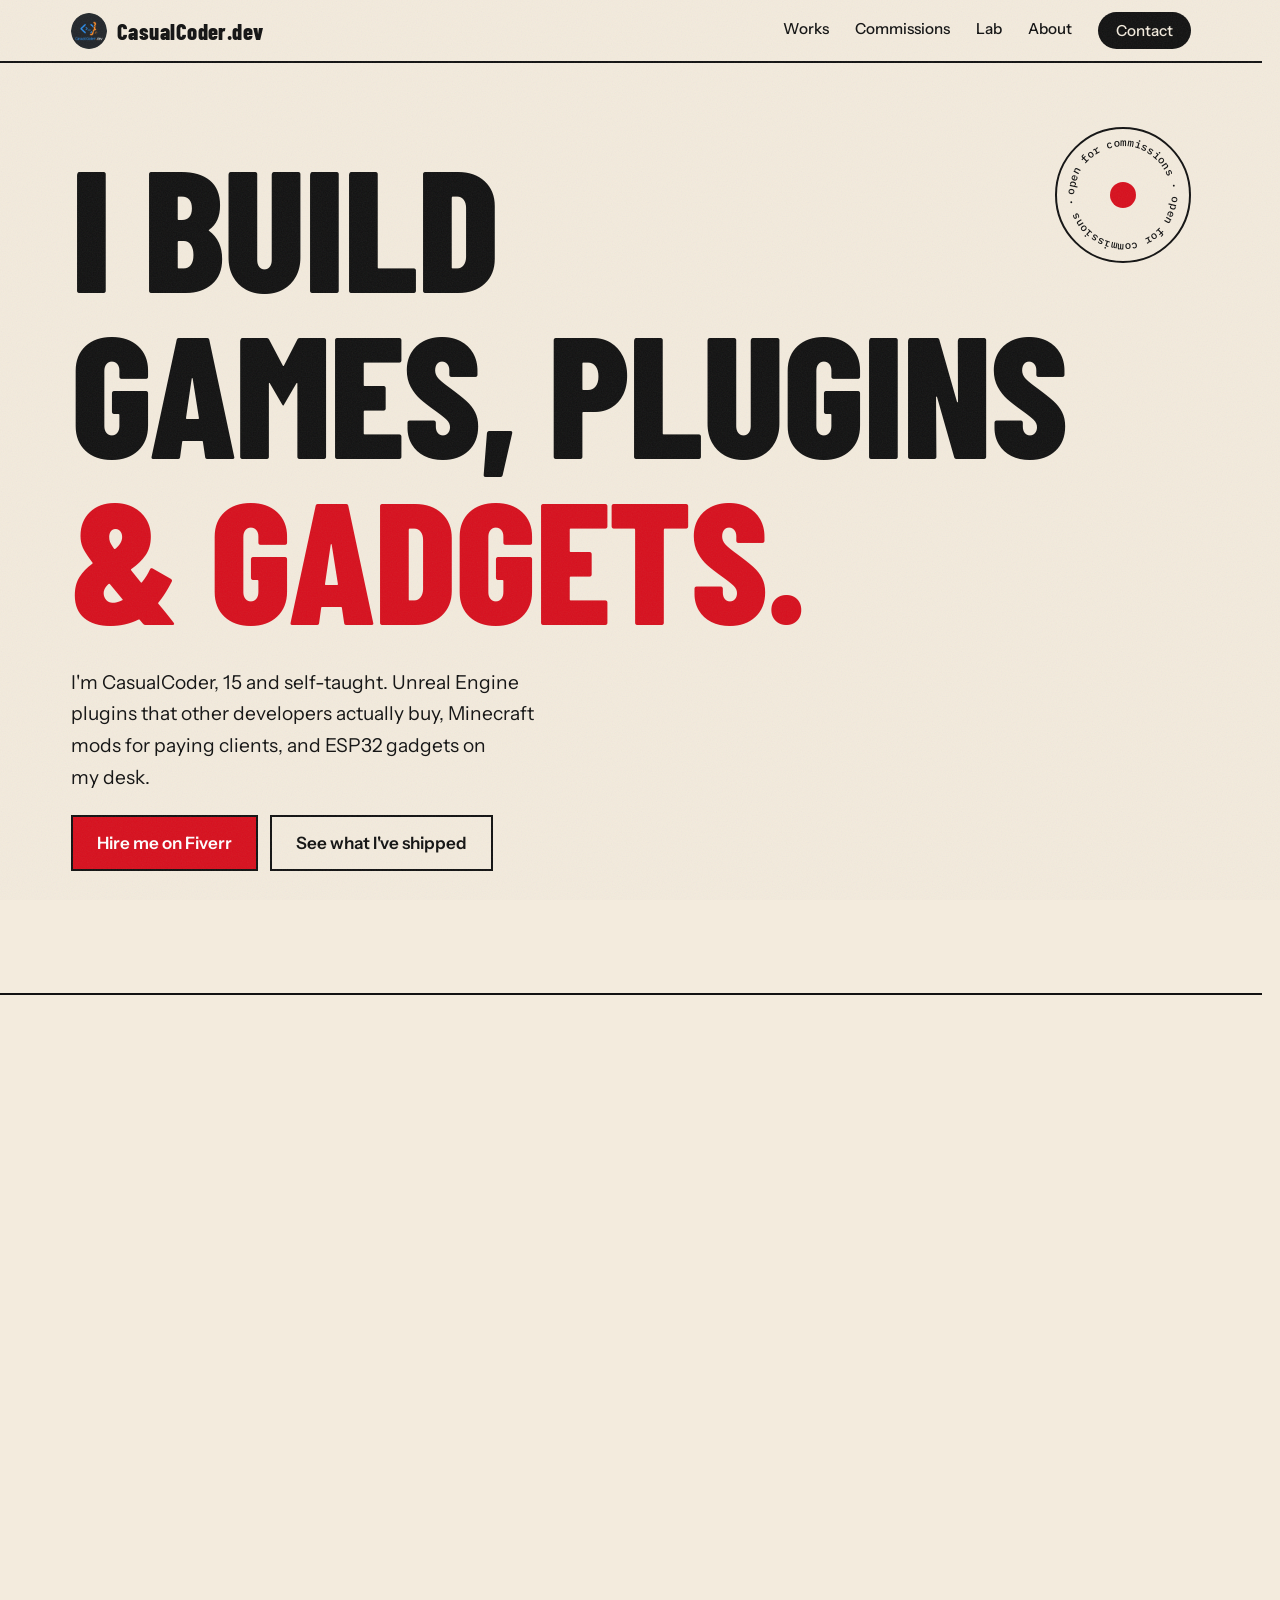
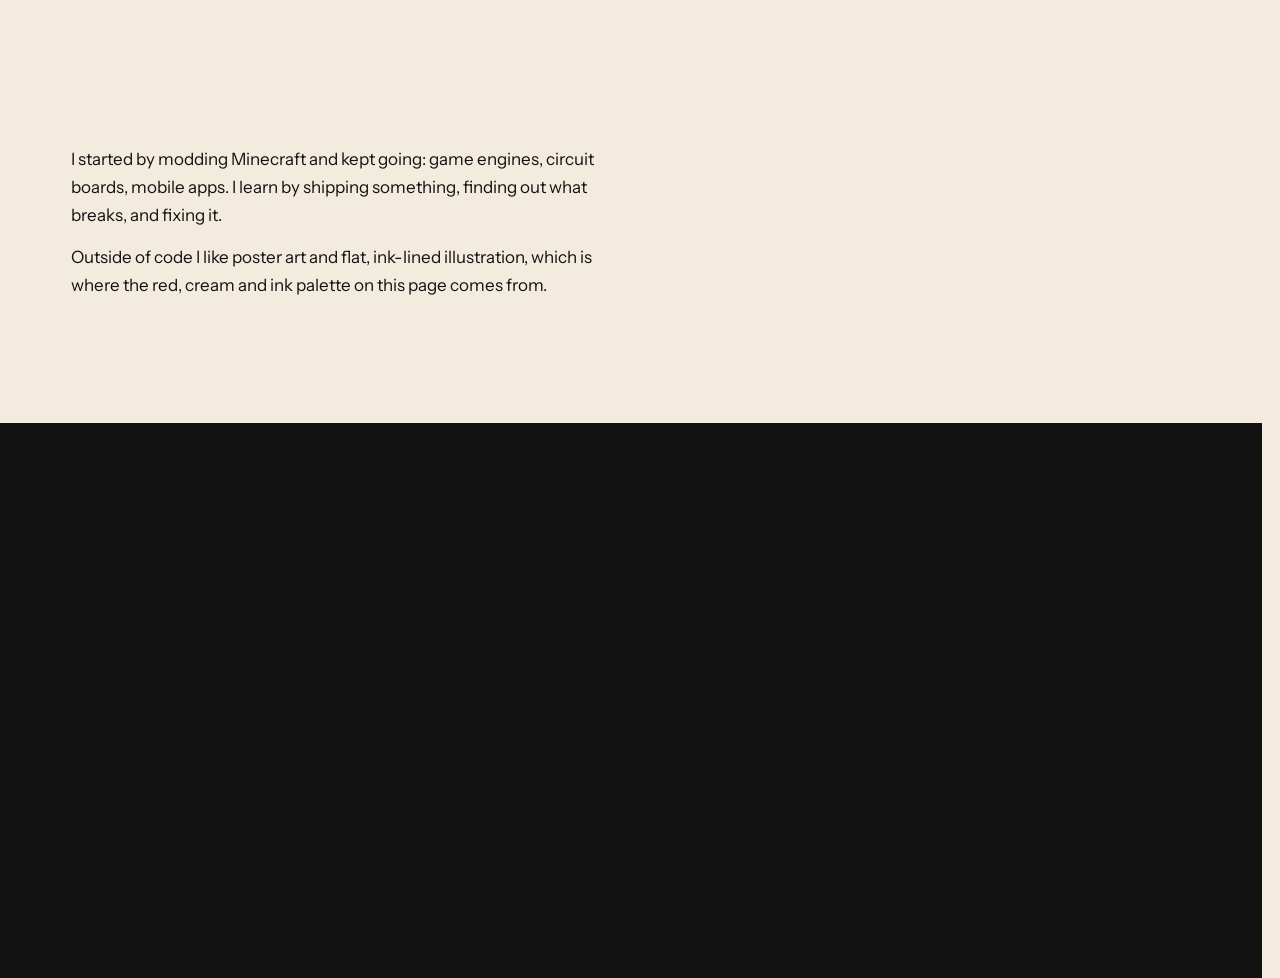
<file: index.html>
<!DOCTYPE html>
<html lang="en">
<head>
<meta charset="UTF-8">
<meta name="viewport" content="width=device-width, initial-scale=1">
<title>CasualCoder.dev</title>
<meta name="description" content="15-year-old self-taught developer. Unreal Engine plugins on Fab, custom Minecraft mods on Fiverr, ESP32 gadgets and game devlogs.">
<meta property="og:title" content="CasualCoder.dev">
<meta property="og:description" content="Unreal Engine plugins, Minecraft mods and ESP32 gadgets, built by a 15-year-old.">
<meta property="og:type" content="website">
<meta property="og:image" content="assets/og.png">
<meta property="og:image:width" content="1200">
<meta property="og:image:height" content="630">
<meta name="twitter:card" content="summary_large_image">
<meta name="twitter:image" content="assets/og.png">
<meta name="theme-color" content="#F3EBDD">
<link rel="icon" href="favicon.ico" sizes="48x48">
<link rel="icon" type="image/png" sizes="32x32" href="assets/icon-32.png">
<link rel="icon" type="image/png" sizes="192x192" href="assets/icon-192.png">
<link rel="apple-touch-icon" href="assets/apple-touch-icon.png">
<link rel="manifest" href="manifest.webmanifest">
<meta name="author" content="CasualCoder">
<meta name="color-scheme" content="light">
<meta property="og:site_name" content="CasualCoder.dev">
<meta property="og:locale" content="en">
<meta property="og:image:alt" content="CasualCoder.dev: games, plugins and gadgets">
<meta name="twitter:title" content="CasualCoder.dev">
<meta name="twitter:description" content="Unreal Engine plugins, Minecraft mods and ESP32 gadgets, built by a 15-year-old.">
<!-- TODO before launch: add <link rel="canonical" href="https://YOUR-DOMAIN/"> and <meta property="og:url" content="https://YOUR-DOMAIN/">, and make og:image / twitter:image absolute URLs (https://YOUR-DOMAIN/assets/og.png). Social scrapers ignore relative image paths. -->
<link rel="preconnect" href="https://fonts.googleapis.com">
<link rel="preconnect" href="https://fonts.gstatic.com" crossorigin>
<link href="https://fonts.googleapis.com/css2?family=Barlow+Condensed:wght@600;800&family=IBM+Plex+Mono:wght@400;500&family=Instrument+Sans:wght@400;500;600;700&display=swap" rel="stylesheet">
<link rel="preload" href="assets/logo-circle.png" as="image">
<link rel="stylesheet" href="styles.css">
</head>
<body>
<a class="skip" href="#works">Skip to content</a>

<header class="top">
  <a class="brand" href="#top"><img src="assets/logo-circle.png" alt="" width="36" height="36" draggable="false"><span>CasualCoder.dev</span></a>
  <button class="burger" type="button" aria-label="Menu" aria-expanded="false" aria-controls="nav"><i></i><i></i></button>
  <nav id="nav" aria-label="Main">
    <a href="#works">Works</a><a href="#commissions">Commissions</a><a href="#lab">Lab</a><a href="#about">About</a><a class="pill" href="#contact">Contact</a><span class="ind" aria-hidden="true"></span>
  </nav>
</header>

<main id="top">
<section class="hero">
  <div class="wrap hero-text">
    <h1><span><i>I build</i></span><span><i>games, plugins</i></span><span><i>&amp; gadgets.</i></span></h1>
    <p class="lead">I'm CasualCoder, 15 and self-taught. Unreal Engine plugins that other developers actually buy, Minecraft mods for paying clients, and ESP32 gadgets on my desk.</p>
    <p class="cta"><a class="btn red" href="https://www.fiverr.com/egemenkartal" target="_blank" rel="noopener noreferrer">Hire me on Fiverr</a><a class="btn" href="#works">See what I've shipped</a></p>
    <a class="badge" href="https://www.fiverr.com/egemenkartal" target="_blank" rel="noopener noreferrer" aria-label="Open for commissions, view my Fiverr"><svg viewBox="0 0 120 120" aria-hidden="true"><defs><path id="ring" d="M60 60m-47 0a47 47 0 1 1 94 0a47 47 0 1 1-94 0"/></defs><text><textPath href="#ring" textLength="292">open for commissions · open for commissions · </textPath></text></svg><span class="dot"></span></a>
  </div>
</section>

<section class="wrap stats" aria-label="Track record">
  <dl><dt>3</dt><dd>plugins on Fab</dd></dl>
  <dl><dt>60+</dt><dd>copies sold since May 2026</dd></dl>
  <dl><dt>5.0</dt><dd>star rating on Fab</dd></dl>
  <dl><dt>5/5</dt><dd>on every Fiverr review</dd></dl>
</section>

<div class="marquee" aria-hidden="true"><div class="track"><span>Unreal Engine 5</span><span>Blueprints</span><span>C++</span><span>Minecraft Forge</span><span>Fabric</span><span>Java</span><span>ESP32</span><span>KiCad</span><span>Flutter</span><span>Firebase</span></div></div>

<section id="works" class="wrap works">
  <h2>Works</h2>
  <p class="intro">Three Unreal Engine plugins, all on Fab. Each one started as something I needed for my own multiplayer game.</p>
  <div class="cards">
    <article class="card">
      <!-- Extra slides: add more <img src="small.webp" data-full="large.webp" alt="..."> tags, or <video src="assets/clip.mp4" poster="assets/clip-poster.webp" muted loop playsinline preload="none"></video>, inside .imgw. Arrows, dots and the fullscreen viewer pick them up automatically. Encode video as H.264 (not HEVC) so it plays in every browser. -->
      <div class="imgw">
        <img src="assets/voice.webp" data-full="assets/voice.webp" alt="Blueprint graph that initializes voice chat with a few nodes" width="900" height="506" loading="lazy" decoding="async">
        <img src="assets/voice-talk.webp" data-full="assets/voice-talk.webp" alt="Blueprint graph for starting and stopping talking from an input action" width="900" height="602" loading="lazy" decoding="async">
        <img src="assets/voice-mute.webp" data-full="assets/voice-mute.webp" alt="Blueprint graph for muting and unmuting players" width="900" height="482" loading="lazy" decoding="async">
      </div>
      <div class="body">voice-mute.webp
        <h3>Simple Voice Chat Plugin</h3>
        <p>Proximity voice chat for Unreal Engine, set up with a few Blueprint nodes.</p>
        <dl class="spec"><dt>Engine</dt><dd>Unreal Engine 5</dd><dt>Setup</dt><dd>Blueprint-friendly</dd><dt>Rating</dt><dd>5.0 from 3 reviews</dd></dl>
        <blockquote>"Easy t setup and implement, great documentation, and active Discord."</blockquote>
        <div class="actions"><a href="https://www.fab.com/listings/a107194d-ce92-4c0d-b42e-681bb6d52555" target="_blank" rel="noopener noreferrer">View on Fab</a><a class="alt" href="https://casual-coder.gitbook.io/simple-voice-chat-plugin" target="_blank" rel="noopener noreferrer">Read the docs</a></div>
      </div>
    </article>
    <article class="card">
      <div class="imgw">
        <img src="assets/lobby.webp" data-full="assets/lobby.webp" alt="Steam Multiplayer Lobby System: a player waiting in the lobby" width="900" height="506" loading="lazy" decoding="async">
        <img src="assets/lobby-skins.webp" data-full="assets/lobby-skins.webp" alt="Lobby skin picker with a grid of colour options" width="900" height="506" loading="lazy" decoding="async">
        <img src="assets/lobby-friends.webp" data-full="assets/lobby-friends-full.webp" alt="Lobby friends list for inviting Steam friends" width="900" height="506" loading="lazy" decoding="async">
        <img src="assets/lobby-maps.webp" data-full="assets/lobby-maps-full.webp" alt="Lobby map selection screen" width="900" height="506" loading="lazy" decoding="async">
        <video src="assets/lobby-showcase.mp4" poster="assets/lobby-showcase-poster.webp" aria-label="Steam Multiplayer Lobby System showcase video" muted loop playsinline preload="none"></video>
      </div>
      <div class="body">
        <h3>Steam Multiplayer Lobby System</h3>
        <p>A ready-made Steam lobby so co-op games skip the networking boilerplate.</p>
        <dl class="spec"><dt>Engine</dt><dd>Unreal Engine 5</dd><dt>Built for</dt><dd>Co-op games</dd><dt>Rating</dt><dd>5.0</dd></dl>
        <blockquote>"Super easy to use and makes developing 4-player co-op games so much easier."</blockquote>
        <div class="actions"><a href="https://www.fab.com/listings/9272d18c-c554-4b3e-9c22-d5d8e5f24894" target="_blank" rel="noopener noreferrer">View on Fab</a></div>
      </div>
    </article>
    <article class="card">
      <div class="imgw" id="dof-box">
        <img src="assets/dof.webp" data-full="assets/dof.webp" alt="Auto Depth Of Field demo scene with focused and unfocused markers" width="900" height="504" loading="lazy" decoding="async">
        <img src="assets/dof-1.webp" data-full="assets/dof-1.webp" alt="Auto Depth Of Field demo scene, second view" width="900" height="539" loading="lazy" decoding="async">
        <img src="assets/dof-2.webp" data-full="assets/dof-2.webp" alt="Blueprint graph that enables automatic depth of field and follows the camera" width="900" height="653" loading="lazy" decoding="async">
      </div>
      <div class="body">
        <h3>Simple Auto Depth Of Field</h3>
        <p>Depth of field that finds the focus point for you. Try it on the preview.</p>
        <div class="toggle" role="group" aria-label="Preview focus"><button type="button" data-f="0" aria-pressed="true">Focused</button><button type="button" data-f="1" aria-pressed="false">Unfocused</button></div>
        <dl class="spec"><dt>Engine</dt><dd>Unreal Engine 5</dd><dt>Use</dt><dd>Cinematics and gameplay</dd></dl>
        <div class="actions"><a href="https://www.fab.com/listings/1ce66a89-4b75-458d-9f50-73dd8c396757" target="_blank" rel="noopener noreferrer">View on Fab</a><a class="alt" href="https://casual-coder.gitbook.io/automatic-depth-of-field-plugin/" target="_blank" rel="noopener noreferrer">Read the docs</a></div>
      </div>
    </article>
  </div>
</section>

<section id="commissions" class="band">
  <div class="wrap two">
    <div>
      <h2>Commissions</h2>
      <p>Need a custom Minecraft mod, or a hand with Unreal multiplayer? I take on Forge and Fabric mods (blocks, items, mechanics) and UE5 plugin work. Orders go through Fiverr so payment and revisions stay protected.</p>
      <ol class="steps">
        <li><b>Send me the idea.</b> A paragraph is enough.</li>
        <li><b>We agree on scope and price.</b> No surprises later.</li>
        <li><b>I build and deliver.</b> Most mods ship in 3 to 7 days.</li>
      </ol>
      <a class="btn red" href="https://www.fiverr.com/egemenkartal" target="_blank" rel="noopener noreferrer">Open my Fiverr gigs</a>
    </div>
    <div class="quotes">
      <figure><blockquote>CasualCoder was super awesome and cooperative, was able to fit my budget and delivered on each thing that I requested in the mod.</blockquote><figcaption><span class="rate" role="img" aria-label="5 out of 5 stars"><span class="stars" aria-hidden="true"><i style="--k:0">★</i><i style="--k:1">★</i><i style="--k:2">★</i><i style="--k:3">★</i><i style="--k:4">★</i></span><b>5/5</b></span><span>Fiverr client, Minecraft mod</span></figcaption></figure>
      <figure><blockquote>Service was excellent and delivery time exceeded expectations. Brought a flawless delivery with no problems!</blockquote><figcaption><span class="rate" role="img" aria-label="5 out of 5 stars"><span class="stars" aria-hidden="true"><i style="--k:0">★</i><i style="--k:1">★</i><i style="--k:2">★</i><i style="--k:3">★</i><i style="--k:4">★</i></span><b>5/5</b></span><span>Fiverr client, Minecraft mod</span></figcaption></figure>
    </div>
  </div>
  <div class="wrap faq">
    <h3>Quick answers</h3>
    <div class="qa"><button type="button" aria-expanded="false" aria-controls="a1"><span>What do I need to send you?</span><i></i></button><div class="ans" id="a1"><div><p>The idea, plus the Minecraft version and loader (Forge or Fabric) you play on. A paragraph is enough, and I'll ask if anything is missing.</p></div></div></div>
    <div class="qa"><button type="button" aria-expanded="false" aria-controls="a2"><span>How long does a mod take?</span><i></i></button><div class="ans" id="a2"><div><p>Most mods ship in 1 to 4 days, depending on how big the idea is. I'll give you a straight answer before we start.</p></div></div></div>
    <div class="qa"><button type="button" aria-expanded="false" aria-controls="a3"><span>How much does it cost?</span><i></i></button><div class="ans" id="a3"><div><p>My gig prices are on Fiverr. For anything custom we agree on scope and price first, so there are no surprises later.</p></div></div></div>
    <div class="qa"><button type="button" aria-expanded="false" aria-controls="a4"><span>What if I want changes afterwards?</span><i></i></button><div class="ans" id="a4"><div><p>Every order goes through Fiverr, so payment and revisions stay protected for both of us.</p></div></div></div>
    <div class="qa"><button type="button" aria-expanded="false" aria-controls="a5"><span>Do you only do Minecraft?</span><i></i></button><div class="ans" id="a5"><div><p>No. I also take UE5 plugin work and help with Unreal multiplayer.</p></div></div></div>
  </div>
</section>

<section id="lab" class="wrap lab">
  <h2>Lab</h2>
  <p class="intro">Things I'm building because I want to, not because anyone asked.</p>
  <div class="projs">
    <article class="proj">
      <div class="media" style="--m:#EE8A6B">
        <img src="assets/lobby.webp" data-full="assets/lobby.webp" alt="Lost World lobby prototype with two players in a test level" width="900" height="506" loading="lazy" decoding="async">
      </div>
      <div class="body"><h3>Lost World</h3><p>A multiplayer game in Unreal Engine 5, with a devlog on YouTube.</p>
        <span class="tags">UE5 · C++ · multiplayer</span>
      </div>
    </article>
    <article class="proj">
      <div class="media" style="--m:#EE8A6B">
        <img src="assets/ImLATE.webp" data-full="assets/ImLATE.webp" alt="2 Day Game Jam Game, Multiplayer 3 player, steam game" width="900" height="506" loading="lazy" decoding="async">
        <img src="assets/imlate-1.webp" data-full="assets/imlate-1.webp" alt="2 Day Game Jam Game, Multiplayer 3 player, steam game" width="900" height="506" loading="lazy" decoding="async">
        <img src="assets/imlate-2.webp" data-full="assets/imlate-2.webp" alt="2 Day Game Jam Game, Multiplayer 3 player, steam game" width="900" height="506" loading="lazy" decoding="async">
        <img src="assets/imlate-3.webp" data-full="assets/imlate-3.webp" alt="2 Day Game Jam Game, Multiplayer 3 player, steam game" width="900" height="506" loading="lazy" decoding="async">
      </div>
      <div class="body"><h3>I'm Late</h3><p>3 Player Co-Op, Game Jam Game</p>
        <span class="tags">UE5 · Game Jam · Co-Op</span>
      </div>
    </article>
    <article class="proj">
      <div class="media" style="--m:#EE8A6B">
        <img src="assets/esp32-dev-board-pcb.webp" data-full="assets/esp32-dev-board-pcb.webp" alt="2 Day Game Jam Game, Multiplayer 3 player, steam game" width="900" height="506" loading="lazy" decoding="async">
        <img src="assets/esp32-dev-board-3d.webp" data-full="assets/esp32-dev-board-3d.webp" alt="2 Day Game Jam Game, Multiplayer 3 player, steam game" width="900" height="506" loading="lazy" decoding="async">    
     </div>
      <div class="body"><h3>Custom ESP32 Board</h3><p>ESP32, Microcontroller</p>
        <span class="tags">ESP32 · MCU · Hardware</span>
      </div>
    </article>    
    <article class="proj">
      <div class="media" style="--m:#EE8A6B">
        <img src="assets/handheld-3d-front.webp" data-full="assets/handheld-3d-front.webp" alt="Auto Depth Of Field demo scene with focused and unfocused markers" width="900" height="504" loading="lazy" decoding="async">
        <img src="assets/handheld-3d-back.webp" data-full="assets/handheld-3d-back.webp" alt="Auto Depth Of Field demo scene, second view" width="900" height="539" loading="lazy" decoding="async">        
        <img src="assets/handheld-pcb-layer.webp" data-full="assets/handheld-pcb-layer.webp" alt="Auto Depth Of Field demo scene with focused and unfocused markers" width="900" height="504" loading="lazy" decoding="async">
        <img src="assets/handheld-pcb.webp" data-full="assets/handheld-pcb.webp" alt="Auto Depth Of Field demo scene with focused and unfocused markers" width="900" height="504" loading="lazy" decoding="async">
        <img src="assets/handheld-schematic.webp" data-full="assets/handheld-schematic.webp" alt="Blueprint graph that enables automatic depth of field and follows the camera" width="900" height="653" loading="lazy" decoding="async">
      </div>
      <div class="body"><h3>Retrowitch</h3><p>ESP32 Retro Handheld Game Console</p>
        <span class="tags">ESP32 · Emulator · Hardware</span>
      </div>
    </article>
  </div>
  <a class="btn" href="https://www.youtube.com/@CasualCoder-dev/shorts" target="_blank" rel="noopener noreferrer">Watch the devlogs on YouTube</a>
  <a class="btn" href="https://github.com/Casual-Coder-dev" target="_blank" rel="noopener noreferrer">Code on GitHub</a>
</section>

<section id="about" class="wrap two about">
  <div>
    <h2>About</h2>
    <p>I started by modding Minecraft and kept going: game engines, circuit boards, mobile apps. I learn by shipping something, finding out what breaks, and fixing it.</p>
    <p>Outside of code I like poster art and flat, ink-lined illustration, which is where the red, cream and ink palette on this page comes from.</p>
  </div>
  <div class="chips" aria-label="Site palette">
    <i style="--c:#F3EBDD"></i><i style="--c:#121212"></i><i style="--c:#D7101E"></i><i style="--c:#8EA4AE"></i><i style="--c:#EE8A6B"></i><i style="--c:#3E9C98"></i>
  </div>
</section>
</main>

<footer id="contact" class="contact">
  <div class="wrap">
    <h2>Say hi</h2>
    <a class="mail" href="mailto:casualcoder.dev@gmail.com">casualcoder.dev@gmail.com</a>
    <p>For paid work, Fiverr is the way to go. For everything else contact me via email or Discord.</p>
    <ul class="links">
      <li><a href="https://www.fiverr.com/egemenkartal" target="_blank" rel="noopener noreferrer">Fiverr</a></li>
      <li><a href="https://www.fab.com/sellers/CasualCoder" target="_blank" rel="noopener noreferrer">Fab</a></li>
      <li><a href="https://github.com/Casual-Coder-dev" target="_blank" rel="noopener noreferrer">GitHub</a></li>
      <li><a href="https://www.youtube.com/@CasualCoder-dev" target="_blank" rel="noopener noreferrer">YouTube</a></li>
      <li><a href="https://discord.gg/uCtgnttUKY" target="_blank" rel="noopener noreferrer">Discord</a></li>
    </ul>
    <small>© <span id="y">2026</span> CasualCoder.dev</small>
  </div>
</footer>
<div class="lb" id="lb" role="dialog" aria-modal="true" aria-label="Media viewer" tabindex="-1" hidden>
  <div class="lb-top">
    <p class="lb-title"><span class="lb-name"></span><span class="lb-count" aria-live="polite"></span></p>
    <button type="button" class="lb-btn lb-x" aria-label="Close viewer"><svg viewBox="0 0 24 24" aria-hidden="true"><path d="M6 6l12 12M18 6L6 18"/></svg></button>
  </div>
  <div class="lb-stage"></div>
  <button type="button" class="lb-btn lb-nav lb-prev" aria-label="Previous"><svg viewBox="0 0 24 24" aria-hidden="true"><path d="M15 5l-7 7 7 7"/></svg></button>
  <button type="button" class="lb-btn lb-nav lb-next" aria-label="Next"><svg viewBox="0 0 24 24" aria-hidden="true"><path d="M9 5l7 7-7 7"/></svg></button>
  <div class="lb-bar">
    <div class="lb-ctl" hidden>
      <button type="button" class="lb-btn lb-play" aria-label="Pause video"></button>
      <input class="lb-seek" type="range" min="0" max="1000" value="0" step="1" aria-label="Seek video">
      <span class="lb-time" aria-hidden="true">0:00 / 0:00</span>
      <button type="button" class="lb-btn lb-mute muted" aria-label="Unmute video" aria-pressed="true"><svg viewBox="0 0 24 24" aria-hidden="true"><path class="sp" d="M4 9v6h4l5 4V5L8 9H4z"/><path class="wv" d="M16 9a4 4 0 010 6M18.5 6.5a8 8 0 010 11"/><path class="sl" d="M16 9l5 6M21 9l-5 6"/></svg></button>
    </div>
  </div>
</div>
<script src="main.js" defer></script>
</body>
</html>
</file>
<file: styles.css>
:root{--paper:#F3EBDD;--card:#FBF7EE;--ink:#121212;--grey:#6B655A;--rule:#D3C9B6;--red:#D7101E;--slate:#8EA4AE;--coral:#EE8A6B;--teal:#3E9C98;--ease:cubic-bezier(.22,1,.36,1);
--disp:"Barlow Condensed","Arial Narrow",sans-serif;--body:"Instrument Sans","Segoe UI",system-ui,sans-serif;--mono:"IBM Plex Mono",ui-monospace,monospace}
*{box-sizing:border-box;margin:0}
html{scroll-behavior:smooth;scroll-padding-top:76px}
body{background:var(--paper);color:var(--ink);font:400 17px/1.65 var(--body);-webkit-font-smoothing:antialiased;overflow-x:hidden}
body::after{content:"";position:fixed;inset:0;pointer-events:none;z-index:50;opacity:.07;background:url("data:image/svg+xml,%3Csvg xmlns='http://www.w3.org/2000/svg' width='160' height='160'%3E%3Cfilter id='n'%3E%3CfeTurbulence type='fractalNoise' baseFrequency='.8' numOctaves='2'/%3E%3C/filter%3E%3Crect width='160' height='160' filter='url(%23n)'/%3E%3C/svg%3E")}
::selection{background:var(--red);color:#fff}
/* scrollbar: ink thumb on a paper track, red on hover */
::-webkit-scrollbar{width:18px;height:18px}
::-webkit-scrollbar-track{background:linear-gradient(90deg,var(--ink) 0 2px,var(--paper) 2px)}
::-webkit-scrollbar-thumb{background:var(--ink);background-clip:padding-box;border:solid transparent;border-width:3px 4px 3px 6px;border-radius:99px;min-height:56px;transition:background-color .25s}
::-webkit-scrollbar-thumb:hover{background-color:var(--red)}
::-webkit-scrollbar-thumb:active{background-color:#9E0C17}
::-webkit-scrollbar-corner{background:var(--paper)}
@supports (-moz-appearance:none){html{scrollbar-width:thin;scrollbar-color:var(--ink) var(--paper)}}
img{max-width:100%;height:auto;display:block}
a{color:inherit}
:focus-visible{outline:3px solid var(--red);outline-offset:3px}
.wrap{width:min(1120px,100% - 40px);margin-inline:auto}
h1,h2,h3{font-family:var(--disp);line-height:.95}
h2{font-size:clamp(2.8rem,6.5vw,4.8rem);font-weight:800;text-transform:uppercase;margin-bottom:18px;letter-spacing:-.005em}
h3{font-size:1.7rem;font-weight:800;text-transform:uppercase}
.intro{max-width:52ch;color:var(--grey);margin-bottom:38px;font-size:1.05rem}
.progress{position:fixed;top:0;left:0;height:3px;width:100%;background:var(--red);transform-origin:0 50%;transform:scaleX(0);z-index:60}

.top{position:sticky;top:0;z-index:40;display:flex;justify-content:space-between;align-items:center;gap:12px;flex-wrap:wrap;padding:12px max(20px,calc(50% - 560px));background:color-mix(in srgb,var(--paper) 88%,transparent);backdrop-filter:blur(12px);border-bottom:2px solid var(--ink);transition:padding .3s var(--ease),box-shadow .3s}
.top.min{padding-block:7px;box-shadow:0 8px 24px -14px rgba(18,18,18,.5)}
.brand{display:flex;align-items:center;gap:10px;text-decoration:none;font:800 1.4rem var(--disp);letter-spacing:.02em}
.brand img{border-radius:50%;transition:transform .6s var(--ease)}
.brand:hover img{transform:rotate(360deg)}
.top nav{position:relative;display:flex;gap:6px 26px;align-items:center;flex-wrap:wrap;font-size:.95rem;font-weight:500}
.top nav a:not(.pill){position:relative;text-decoration:none;padding-bottom:4px;transition:color .3s}
.top nav a[aria-current]{color:var(--red)}
.ind{position:absolute;left:0;top:0;height:2px;width:var(--w,0px);translate:var(--x,0px) var(--y,0px);background:var(--red);opacity:0;pointer-events:none;transition:translate .65s var(--ease),width .65s var(--ease),opacity .3s}
.ind.on{opacity:1}
.burger{display:none;position:relative;width:44px;height:44px;padding:0;border:2px solid var(--ink);border-radius:50%;background:var(--paper);cursor:pointer}
.burger i{position:absolute;left:11px;right:11px;height:2px;background:var(--ink);transition:transform .5s var(--ease),top .5s var(--ease)}
.burger i:first-child{top:15px}.burger i:last-child{top:23px}
.top.open .burger i:first-child{top:19px;transform:rotate(45deg)}
.top.open .burger i:last-child{top:19px;transform:rotate(-45deg)}
.top nav a:not(.pill)::after{content:"";position:absolute;left:0;right:0;bottom:0;height:2px;background:var(--red);transform:scaleX(0);transform-origin:100% 50%;transition:transform .5s cubic-bezier(.65,0,.25,1)}
.top nav a:not(.pill):hover::after,.top nav a:not(.pill):focus-visible::after{transform:scaleX(1);transform-origin:0 50%}
.pill{background:var(--ink);color:var(--paper);padding:6px 18px;border-radius:99px;text-decoration:none;translate:var(--mx,0px) var(--my,0px);transition:background .25s,transform .25s var(--ease),translate .35s var(--ease)}
.pill:hover{background:var(--red);transform:translateY(-2px)}

.btn{display:inline-block;border:2px solid var(--ink);padding:12px 24px;font-weight:600;text-decoration:none;background:var(--paper);margin:0 12px 12px 0;translate:var(--mx,0px) var(--my,0px);transition:transform .25s var(--ease),box-shadow .25s var(--ease),background .2s,translate .35s var(--ease)}
.btn:hover{transform:translate(-4px,-4px);box-shadow:4px 4px 0 var(--ink)}
.btn:active{transform:translate(0,0);box-shadow:none}
.btn.red{background:var(--red);color:#fff}

.hero{position:relative;border-bottom:2px solid var(--ink);overflow:hidden}
.hero-text{padding-top:clamp(36px,7vw,84px);padding-bottom:clamp(56px,9vw,110px);position:relative}
h1{font-size:clamp(3.8rem,13.5vw,11rem);font-weight:800;text-transform:uppercase;letter-spacing:-.012em;line-height:.9}
h1 span{display:block;overflow:hidden;padding-bottom:.06em}
h1 i{display:block;font-style:normal;animation:up 1.1s var(--ease) both}
h1 span:nth-child(2) i{animation-delay:.12s}h1 span:nth-child(3) i{animation-delay:.24s;color:var(--red)}
.lead{max-width:38ch;font-size:1.2rem;margin:22px 0;animation:fade .9s .55s both}
.cta{animation:fade .9s .7s both}
@keyframes up{from{transform:translateY(105%)}to{transform:none}}
@keyframes fade{from{opacity:0;transform:translateY(18px);filter:blur(6px)}to{opacity:1;transform:none;filter:none}}

.badge{position:absolute;right:0;top:clamp(30px,5vw,70px);width:clamp(96px,12vw,136px);aspect-ratio:1;border-radius:50%;background:var(--paper);border:2px solid var(--ink);display:grid;place-items:center;text-decoration:none;color:var(--ink);transition:transform .4s var(--ease),background .3s;animation:fade .9s 1s both}
.badge svg{position:absolute;inset:4px;width:calc(100% - 8px);animation:spin 22s linear infinite}
.badge text{font:500 10.5px var(--mono);fill:currentColor;letter-spacing:.05em}
.badge .dot{width:20%;aspect-ratio:1;border-radius:50%;background:var(--red);box-shadow:0 0 0 0 rgba(215,16,30,.5);animation:ping 2.4s infinite}
.badge:hover{transform:scale(1.08) rotate(-6deg);background:var(--card)}
@keyframes spin{to{transform:rotate(360deg)}}
@keyframes ping{70%{box-shadow:0 0 0 16px rgba(215,16,30,0)}100%{box-shadow:0 0 0 0 rgba(215,16,30,0)}}

.stats{display:grid;grid-template-columns:repeat(4,1fr);padding:0}
.stats dl{padding:30px 20px;border-left:1px solid var(--rule)}
.stats dl:first-child{border-left:0;padding-left:0}
.stats dt{font:800 clamp(2.8rem,6vw,4.4rem) var(--disp);line-height:1;color:var(--red);font-variant-numeric:tabular-nums}
.stats dd{font:400 .82rem var(--mono);color:var(--grey);margin-top:6px}

.marquee{overflow:hidden;background:var(--ink);color:var(--paper);border-block:2px solid var(--ink);padding:14px 0;white-space:nowrap}
.track{display:inline-flex;animation:slide 38s linear infinite}
.track span{font:800 1.5rem var(--disp);text-transform:uppercase;letter-spacing:.04em;padding-right:42px;display:inline-flex;align-items:center;gap:42px}
.track span::after{content:"";width:12px;height:12px;border-radius:50%;background:var(--red)}
@keyframes slide{from{transform:translateX(-50%)}to{transform:translateX(0)}}

.works,.lab{padding:100px 0}
.cards{display:grid;grid-template-columns:repeat(3,1fr);gap:28px;perspective:1200px}
.card{background:var(--card);border:2px solid var(--ink);display:flex;flex-direction:column;box-shadow:7px 7px 0 var(--slate);transform:rotateX(var(--rx,0deg)) rotateY(var(--ry,0deg));transition:transform .35s var(--ease),box-shadow .35s var(--ease)}
.card:hover{box-shadow:12px 12px 0 var(--slate)}
.imgw{position:relative;overflow:hidden;border-bottom:2px solid var(--ink)}
.slides{display:flex;transition:transform .6s cubic-bezier(.45,0,.25,1);touch-action:pan-y}
.slides img,.slides video{flex:0 0 100%;display:block;width:100%;aspect-ratio:674/380;object-fit:cover;transition:filter .6s var(--ease)}
.imgw.blur img{filter:blur(6px) saturate(.7)}
.sbtn{position:absolute;top:50%;translate:0 -50%;width:52px;height:90px;padding:0;border:0;background:none;display:grid;place-items:center;color:#fff;opacity:.4;cursor:pointer;transition:opacity .35s var(--ease)}
.sbtn.prev{left:0}.sbtn.next{right:0}
.sbtn svg{width:26px;height:26px;fill:none;stroke:currentColor;stroke-width:2.5;stroke-linecap:round;stroke-linejoin:round;filter:drop-shadow(0 1px 3px rgba(0,0,0,.4));transition:transform .4s var(--ease)}
.sbtn:hover:not(:disabled){opacity:1}
.sbtn:hover:not(:disabled) svg{transform:scale(1.4)}
.sbtn:disabled{opacity:.15;cursor:default}
.dots{position:absolute;left:0;right:0;bottom:10px;display:flex;justify-content:center;gap:6px}
.dots button{width:9px;height:9px;padding:0;border:2px solid var(--ink);border-radius:99px;background:var(--paper);cursor:pointer;transition:width .35s var(--ease),background .25s}
.dots button.on{width:24px;background:var(--red)}
.imgw.single .dots{display:none}
.vbtn{position:absolute;left:10px;bottom:10px;z-index:2;width:34px;height:34px;padding:0;border:2px solid var(--ink);border-radius:50%;background:var(--paper);cursor:pointer;display:grid;place-items:center;transition:background .25s,transform .35s var(--ease)}
.vbtn[hidden]{display:none}
.vbtn::before{content:"";width:12px;height:12px;margin-left:2px;background:var(--ink);clip-path:polygon(10% 0,100% 50%,10% 100%)}
.vbtn.playing::before{margin-left:0;clip-path:none;background:linear-gradient(90deg,var(--ink) 0 34%,transparent 34% 66%,var(--ink) 66%)}
.vbtn:hover{background:var(--red);transform:scale(1.1)}
.vbtn:hover::before{background:var(--paper)}
.vbtn.playing:hover::before{background:linear-gradient(90deg,var(--paper) 0 34%,transparent 34% 66%,var(--paper) 66%)}
.body{padding:22px;display:flex;flex-direction:column;gap:13px;flex:1}
.body p{font-size:.97rem}
.spec{display:grid;grid-template-columns:auto 1fr;gap:0 16px;font:400 .8rem/1.4 var(--mono)}
.spec dt{color:var(--grey);padding:7px 0;border-top:1px solid var(--rule)}
.spec dd{padding:7px 0;border-top:1px solid var(--rule)}
.card blockquote{font-size:.9rem;font-style:italic;border-left:3px solid var(--slate);padding-left:12px;color:#3a3630}
.actions{margin-top:auto;display:flex;flex-wrap:wrap;gap:6px 22px}
.actions a{position:relative;font-weight:600;color:var(--red);text-decoration:none;padding-bottom:4px}
.actions a.alt{color:var(--ink)}
.actions a::after{content:" \2192"}
.actions a::before{content:"";position:absolute;left:0;right:0;bottom:0;height:2px;background:currentColor;transform:scaleX(0);transform-origin:100% 50%;transition:transform .5s cubic-bezier(.65,0,.25,1)}
.actions a:hover::before,.actions a:focus-visible::before{transform:scaleX(1);transform-origin:0 50%}
.toggle{display:flex;border:2px solid var(--ink);width:max-content}
.toggle button{font:500 .85rem var(--mono);padding:7px 15px;border:0;background:var(--card);cursor:pointer;transition:background .25s,color .25s}
.toggle button[aria-pressed=true]{background:var(--ink);color:var(--paper)}

.band{background:color-mix(in srgb,var(--coral) 24%,var(--paper));border-block:2px solid var(--ink);padding:100px 0}
.two{display:grid;grid-template-columns:1.1fr .9fr;gap:64px;align-items:start}
.band p{max-width:50ch}
.steps{margin:28px 0 32px 1.2em;display:grid;gap:12px}
.steps li::marker{font:800 1.25rem var(--disp);color:var(--red)}
.quotes{display:grid;gap:24px}
.quotes figure{background:var(--paper);border:2px solid var(--ink);padding:26px;box-shadow:7px 7px 0 var(--ink);transition:transform .35s var(--ease)}
.quotes figure:hover{transform:translate(-4px,-4px)}
.quotes figure:nth-child(2){margin-left:30px}
.quotes blockquote{font-size:1.06rem}
.quotes figcaption{font:400 .8rem var(--mono);color:var(--grey);margin-top:14px;display:flex;flex-wrap:wrap;align-items:center;gap:6px 14px}
.rate{display:inline-flex;align-items:center;gap:9px;color:var(--ink)}
.rate b{font-weight:500}
.stars{display:inline-flex;gap:2px;color:#F5B301;font-size:1.3rem;line-height:1;-webkit-text-stroke:.6px var(--ink)}
.stars i{font-style:normal;display:inline-block}
.rv.in .stars i{animation:star .6s cubic-bezier(.34,1.56,.64,1) calc(.45s + var(--k)*90ms) both}
@keyframes star{from{scale:0;rotate:-80deg;opacity:0}to{scale:1;rotate:0deg;opacity:1}}

.faq{margin-top:84px}
.faq h3{font-size:2.4rem;margin-bottom:20px}
.qa{max-width:820px;border-top:2px solid var(--ink)}
.qa:last-child{border-bottom:2px solid var(--ink)}
.qa button{all:unset;box-sizing:border-box;width:100%;display:flex;justify-content:space-between;align-items:center;gap:20px;padding:20px 4px;cursor:pointer;font:600 1.1rem/1.4 var(--body)}
.qa button:focus-visible{outline:3px solid var(--red);outline-offset:2px}
.qa button span{transition:translate .45s var(--ease)}
.qa button:hover span{translate:8px 0}
.qa i{position:relative;flex:none;width:22px;height:22px}
.qa i::before,.qa i::after{content:"";position:absolute;left:0;right:0;top:10px;height:2px;background:var(--red);transition:transform .5s var(--ease)}
.qa i::after{transform:rotate(90deg)}
.qa.open i::after{transform:rotate(0)}
.ans{display:grid;grid-template-rows:0fr;transition:grid-template-rows .55s var(--ease)}
.qa.open .ans{grid-template-rows:1fr}
.ans>div{overflow:hidden}
.ans p{padding:0 4px 22px;max-width:60ch;opacity:0;translate:0 -10px;transition:opacity .35s,translate .55s var(--ease)}
.qa.open .ans p{opacity:1;translate:0 0;transition-delay:.12s}
.projs{display:grid;grid-template-columns:repeat(2,1fr);align-items:start;gap:30px;margin-bottom:40px;perspective:1200px}
.proj{background:var(--card);border:2px solid var(--ink);display:flex;flex-direction:column;box-shadow:7px 7px 0 var(--ink);transform:rotateX(var(--rx,0deg)) rotateY(var(--ry,0deg));transition:transform .35s var(--ease),box-shadow .35s var(--ease)}
.proj:hover{box-shadow:12px 12px 0 var(--ink)}
.media{position:relative;overflow:hidden;aspect-ratio:16/11;background:var(--m);border-bottom:2px solid var(--ink)}
.media .slides{height:100%}
.media .slides>*{flex:0 0 100%;display:block;width:100%;height:100%;aspect-ratio:auto;object-fit:cover;transition:scale 1s var(--ease)}
.proj:hover .media .slides>*{scale:1.06}
.tags{margin-top:auto;font:400 .78rem var(--mono);color:var(--grey)}
.media .bob{animation:bob 2.6s ease-in-out infinite}.media .fl{animation:float 4s ease-in-out infinite}.media .f2{animation-delay:-2s}

.about{padding:20px 0 110px}
.about p{max-width:52ch;margin-bottom:14px}
.chips{display:flex;height:160px;border:2px solid var(--ink);box-shadow:7px 7px 0 var(--ink)}
.chips i{flex:1;background:var(--c);border-left:2px solid var(--ink);transition:flex .5s var(--ease)}
.chips i:first-child{border-left:0}
.chips i:hover{flex:2.6}

.contact{background:var(--ink);color:var(--paper);padding:90px 0 40px}
.mail{position:relative;display:inline-block;font:800 clamp(1.8rem,6.4vw,4.4rem) var(--disp);text-decoration:none;word-break:break-all;margin-bottom:18px;padding-bottom:8px}
.mail::after{content:"";position:absolute;left:0;right:0;bottom:0;height:4px;background:var(--red);transform:scaleX(0);transform-origin:100% 50%;transition:transform .55s cubic-bezier(.65,0,.25,1)}
.mail:hover::after,.mail:focus-visible::after{transform:scaleX(1);transform-origin:0 50%}
.contact p{max-width:46ch;color:#cfc8b8}
.links{list-style:none;padding:0;display:flex;flex-wrap:wrap;gap:12px;margin:30px 0 60px}
.links a{display:block;border:2px solid var(--paper);padding:9px 22px;text-decoration:none;font-weight:600;translate:var(--mx,0px) var(--my,0px);transition:background .25s,border-color .25s,transform .25s var(--ease),translate .35s var(--ease)}
.links a:hover{background:var(--red);border-color:var(--red);transform:translateY(-4px)}
.contact small{font:400 .8rem var(--mono);color:#9c9686}

/* scroll reveal: one keyframe set driven by per-variant custom properties */
.rv{opacity:0}
.rv.in{opacity:1;animation:rvin 1.15s cubic-bezier(.16,1,.3,1) backwards;animation-delay:calc(var(--i,0)*90ms)}
.rv.out{animation:rvout .5s cubic-bezier(.5,0,.75,0) both}
.rv[data-rv=left]{--tx:-56px;--dy:0px;--b:6px}
.rv[data-rv=right]{--tx:56px;--dy:0px;--b:6px}
.rv[data-rv=tilt]{--dy:64px;--s:.93;--r:1 0 0 12deg;--b:6px}
.rv[data-rv=pop]{--dy:14px;--s:.6;--b:0px}
.rv[data-rv=pop].in{animation-duration:.8s;animation-timing-function:cubic-bezier(.34,1.56,.64,1)}
.rv[data-rv=wipe].in{animation-name:rvwipe;animation-duration:1.1s;animation-timing-function:cubic-bezier(.65,0,.2,1)}
.rv[data-rv=wipe].out{animation-name:rvwipeout;animation-duration:.6s;animation-timing-function:cubic-bezier(.65,0,.35,1)}
@keyframes rvin{from{opacity:0;translate:var(--tx,0px) calc(var(--dir,1)*var(--dy,36px));scale:var(--s,.96);rotate:var(--r,1 0 0 0deg);filter:blur(var(--b,8px))}to{opacity:1;translate:0 0;scale:1;rotate:1 0 0 0deg;filter:none}}
@keyframes rvout{from{opacity:1;translate:0 0;scale:1;filter:none}to{opacity:0;translate:0 calc(var(--dir,1)*24px);scale:.97;filter:blur(5px)}}
@keyframes rvwipe{from{opacity:1;clip-path:inset(-12% 100% -12% 0);translate:-28px 0}to{opacity:1;clip-path:inset(-12% -6% -12% 0);translate:0 0}}
@keyframes rvwipeout{from{opacity:1;clip-path:inset(-12% -6% -12% 0)}to{opacity:0;clip-path:inset(-12% 100% -12% 0)}}
/* headings: words slide up out of a mask */
.rv[data-rv=words]{opacity:1}
.rv[data-rv=words].in,.rv[data-rv=words].out{animation:none}
.w{display:inline-block;overflow:hidden;vertical-align:top;padding:.04em 0 .14em;margin:-.04em 0 -.14em}
.w>span{display:inline-block;translate:0 110%}
.rv.in .w>span{translate:0 0;animation:wordin 1.1s var(--ease) calc(var(--k,0)*85ms) backwards}
.rv.out .w>span{animation:wordout .55s cubic-bezier(.5,0,.75,0) both}
@keyframes wordin{from{translate:0 calc(var(--dir,1)*110%)}}
@keyframes wordout{from{translate:0 0}to{translate:0 calc(var(--dir,1)*110%)}}
/* images settle in with a slow zoom-out */
.rv.in .slides>*{animation:settle 1.9s var(--ease) backwards}
@keyframes settle{from{scale:1.2}}
@keyframes drop{from{translate:0 -100%;opacity:0}to{translate:0 0;opacity:1}}
.top{animation:drop .9s var(--ease) backwards}

@media (max-width:900px){
  .cards{grid-template-columns:1fr;max-width:520px}
  .two{grid-template-columns:1fr;gap:44px}
  .stats{grid-template-columns:1fr 1fr}
  .stats dl:nth-child(3){border-left:0;padding-left:0}
  .badge{right:0;top:12px}
  .works,.lab,.band{padding-block:70px}
}
@media (max-width:700px){
  .projs{grid-template-columns:1fr;max-width:520px}
  .top{flex-wrap:nowrap}
  .burger{display:block}
  .ind{display:none}
  .top nav{position:absolute;top:100%;left:0;right:0;flex-direction:column;align-items:flex-start;gap:0;padding:6px max(20px,calc(50% - 560px)) 26px;background:var(--paper);border-bottom:2px solid var(--ink);clip-path:inset(0 0 100% 0);visibility:hidden;transition:clip-path .6s var(--ease),visibility 0s .6s}
  .top.open nav{clip-path:inset(0);visibility:visible;transition:clip-path .6s var(--ease)}
  .top nav a{opacity:0;translate:0 18px;transition:opacity .5s,translate .6s var(--ease),color .3s,background .25s}
  .top.open nav a{opacity:1;translate:0 0;transition-delay:calc(var(--n,0)*70ms + 120ms)}
  .top nav a:not(.pill){display:block;width:100%;font:800 2.2rem/1 var(--disp);text-transform:uppercase;padding:14px 0;border-bottom:1px solid var(--rule)}
  .top nav a::after{display:none}
  .pill{margin-top:18px}
}
@media (max-width:520px){.quotes figure:nth-child(2){margin-left:0}.badge{display:none}}
/* reduced motion: keep the underline wipe + a plain fade, drop the big movement */
@media (prefers-reduced-motion:reduce){
  html{scroll-behavior:auto}
  .track{animation-duration:80s!important}
  .badge svg,.badge .dot,h1 i,.lead,.cta,.badge,.top,.stars i,.slides>*{animation:none!important}
  .w>span{translate:0 0!important;animation:none!important}
  .top nav a{translate:0 0}
    .card,.quotes figure,.btn,.pill,.links a,.slides{transition:none!important}
  @keyframes rvin{from{opacity:0}to{opacity:1}}
  @keyframes rvout{from{opacity:1}to{opacity:0}}
  @keyframes rvwipe{from{opacity:0}to{opacity:1}}
  @keyframes rvwipeout{from{opacity:1}to{opacity:0}}
}
/* ===== production polish ===== */
[hidden]{display:none!important}
html{-webkit-text-size-adjust:100%;text-size-adjust:100%;-webkit-tap-highlight-color:transparent;scrollbar-gutter:stable}
html.lb-open{overflow:hidden;background:#121212}
h1,h2,h3{text-wrap:balance}
p,blockquote{text-wrap:pretty}
img{-webkit-user-drag:none}
.skip{position:fixed;left:12px;top:-64px;z-index:200;background:var(--ink);color:var(--paper);padding:10px 18px;font-weight:600;text-decoration:none;transition:top .2s var(--ease)}
.skip:focus{top:12px}

/* text selection: readable everywhere, and UI chrome can't be selected by accident (double-clicks, drags, swipes) */
::selection{background:var(--red);color:#fff;text-shadow:none}
.contact ::selection,.marquee ::selection{background:var(--paper);color:var(--ink)}
img::selection,video::selection,svg *::selection{background:transparent}
.cta,.links,.actions,.top,.badge,.marquee,.burger,.btn,.pill,.links a,.actions a,.toggle,.stats dt,.chips,.progress,.imgw,.media,.sbtn,.dots,.vbtn,.qa button,.skip,.lb-btn,.lb-bar,.lb-count,.lb-stage{-webkit-user-select:none;user-select:none}
.imgw,.media,.lb-stage{-webkit-touch-callout:none}
.card blockquote,.quotes blockquote,.body p,.intro,.lead,.about p,.band p,.ans p,.mail,.contact p{-webkit-user-select:text;user-select:text}

/* fullscreen button on sliders */
.sbtn.xbtn{top:10px;right:10px;left:auto;translate:none;width:34px;height:34px;border:2px solid var(--ink);border-radius:50%;background:var(--paper);color:var(--ink);opacity:1;z-index:2;transition:background .25s,color .25s,transform .35s var(--ease)}
.sbtn.xbtn svg{width:16px;height:16px;stroke-width:2.4;filter:none}
.sbtn.xbtn:hover{background:var(--red);color:var(--paper);transform:scale(1.1)}
.sbtn.xbtn:hover svg{transform:none}
.zoomable{cursor:zoom-in}

/* viewer */
.lb{position:fixed;inset:0;z-index:100;display:grid;grid-template-columns:minmax(0,1fr);grid-template-rows:auto minmax(0,1fr) auto;background:rgba(18,18,18,.985);color:var(--paper);opacity:0;transition:opacity .24s var(--ease);outline:none;overscroll-behavior:contain}
.lb.on{opacity:1}
.lb-top{display:flex;justify-content:space-between;align-items:center;gap:16px;padding:max(14px,env(safe-area-inset-top)) max(16px,env(safe-area-inset-right)) 8px max(20px,env(safe-area-inset-left))}
.lb-title{display:flex;flex:1;align-items:baseline;gap:14px;min-width:0}
.lb-name{min-width:0;font:800 clamp(1.2rem,3vw,1.7rem)/1 var(--disp);text-transform:uppercase;letter-spacing:.02em;white-space:nowrap;overflow:hidden;text-overflow:ellipsis}
.lb-count{font:400 .82rem var(--mono);color:#b9b2a2;white-space:nowrap}
.lb-btn{flex:none;display:grid;place-items:center;width:44px;height:44px;padding:0;border:2px solid var(--paper);border-radius:50%;background:var(--paper);color:var(--ink);cursor:pointer;transition:background .25s,border-color .25s,color .25s,transform .35s var(--ease)}
.lb-btn:hover{background:var(--red);border-color:var(--red);color:#fff;transform:scale(1.08)}
.lb-btn:active{transform:scale(.96)}
.lb-btn:focus-visible,.lb-seek:focus-visible{outline:3px solid var(--paper);outline-offset:3px}
.lb-btn svg{width:22px;height:22px;fill:none;stroke:currentColor;stroke-width:2.5;stroke-linecap:round;stroke-linejoin:round}
.lb-stage{position:relative;display:flex;align-items:center;justify-content:center;min-height:0;padding-inline:var(--sx);--sx:clamp(76px,9vw,124px);touch-action:pan-y}
.lb-m{display:block;flex:none;max-width:100%;max-height:100%;width:auto;height:auto;object-fit:contain;animation:lbin .5s var(--ease) both}
video.lb-m{cursor:pointer}
.lb.blur img.lb-m{filter:blur(6px) saturate(.7)}
@keyframes lbin{from{opacity:0;translate:calc(var(--d,0)*56px) 0;scale:.985}}
.lb-stage[data-loading]::after{content:"";position:absolute;left:50%;top:50%;width:34px;height:34px;margin:-17px 0 0 -17px;border:3px solid rgba(243,235,221,.25);border-top-color:var(--red);border-radius:50%;animation:spin .8s linear infinite}
.lb-nav{position:absolute;top:50%;translate:0 -50%;z-index:2;width:52px;height:52px}
.lb-prev{left:max(16px,env(safe-area-inset-left))}.lb-next{right:max(16px,env(safe-area-inset-right))}
.lb-bar{display:flex;justify-content:center;align-items:center;min-height:76px;padding:8px 16px max(12px,env(safe-area-inset-bottom))}
.lb-ctl{display:flex;align-items:center;gap:14px;width:min(680px,100%)}
.lb-play::before{content:"";width:14px;height:14px;margin-left:2px;background:currentColor;clip-path:polygon(10% 0,100% 50%,10% 100%)}
.lb-play.playing::before{margin-left:0;clip-path:none;background:linear-gradient(90deg,currentColor 0 34%,transparent 34% 66%,currentColor 66%)}
.lb-time{flex:none;min-width:11ch;text-align:center;font:400 .8rem var(--mono);color:#cfc8b8;font-variant-numeric:tabular-nums}
.lb-seek{-webkit-appearance:none;appearance:none;flex:1;min-width:0;height:24px;margin:0;background:none;cursor:pointer}
.lb-seek::-webkit-slider-runnable-track{height:4px;border-radius:9px;background:linear-gradient(90deg,var(--red) var(--p,0%),rgba(243,235,221,.3) var(--p,0%))}
.lb-seek::-webkit-slider-thumb{-webkit-appearance:none;width:14px;height:14px;margin-top:-5px;border:0;border-radius:50%;background:var(--paper)}
.lb-seek::-moz-range-track{height:4px;border-radius:9px;background:rgba(243,235,221,.3)}
.lb-seek::-moz-range-progress{height:4px;border-radius:9px;background:var(--red)}
.lb-seek::-moz-range-thumb{width:14px;height:14px;border:0;border-radius:50%;background:var(--paper)}
.lb-mute svg{width:22px;height:22px;stroke-width:2}
.lb-mute .sp{fill:currentColor}
.lb-mute.muted .wv,.lb-mute:not(.muted) .sl{display:none}
@media (max-width:700px){
  .lb-stage{--sx:0px}
  .lb-nav{width:44px;height:44px;opacity:.9}
  .lb-prev{left:8px}.lb-next{right:8px}
}
@media (max-width:480px){.lb-time{display:none}.lb-ctl{gap:10px}}
@media (prefers-reduced-motion:reduce){.lb{transition:none}.lb-m{animation:none}.lb-btn,.sbtn.xbtn{transition:none}}

/* print: a clean, readable page */
@media print{
  .top,.progress,.marquee,.badge,.lb,.skip,.sbtn,.dots,.vbtn,.art,body::after{display:none!important}
  body{background:#fff}
  .rv,.w>span{opacity:1!important;translate:none!important;animation:none!important}
  .contact{background:#fff;color:#000}.contact p,.contact small{color:#000}
  a[href^="http"]::after{content:" (" attr(href) ")";font-size:.75em}
}
/* touch / small screens: no flicker. One-way, GPU-friendly reveals only (opacity + translate). */
@media (hover:none),(max-width:700px){
  body::after{display:none}
  .top{backdrop-filter:none;background:var(--paper);transition:box-shadow .3s}
  .top.min{padding-block:12px}
  .cards,.projs{perspective:none}
  .card,.proj{transform:none}
  .rv[data-rv].in{animation-name:rvin-lite;animation-duration:.8s;animation-timing-function:cubic-bezier(.16,1,.3,1)}
  .rv.in .slides>*{animation:none}
  .rv.in .stars i{animation:none}
  .quotes figure,.rows li{transition:none}
}
@keyframes rvin-lite{from{opacity:0;translate:0 22px}to{opacity:1;translate:0 0}}

/* ---- mobile stability pass ---- */
html{-webkit-tap-highlight-color:transparent;-webkit-text-size-adjust:100%}
@supports (overflow:clip){body{overflow-x:clip}}
.progress{will-change:transform}
@keyframes fade-lite{from{opacity:0;translate:0 14px}}
@media (hover:none),(max-width:700px){
  /* hero: no blur / shadow / endless spin animations */
  .lead,.cta{animation:fade-lite .8s .3s backwards}
  .badge,.badge svg,.badge .dot{animation:none}
  /* headings: plain fade-up instead of masked word slide (masks + transforms flicker on iOS/Android) */
  .w{overflow:visible;padding:0;margin:0}
  .w>span,.rv.in .w>span{translate:none;animation:none}
  /* give animating elements their own layer up front so they don't flash when the animation starts */
  .rv{will-change:opacity,translate}
  .rv.done{will-change:auto}
  .media .slides>*,.slides>*{transition:none}
  .track{will-change:transform}
}
</file>
